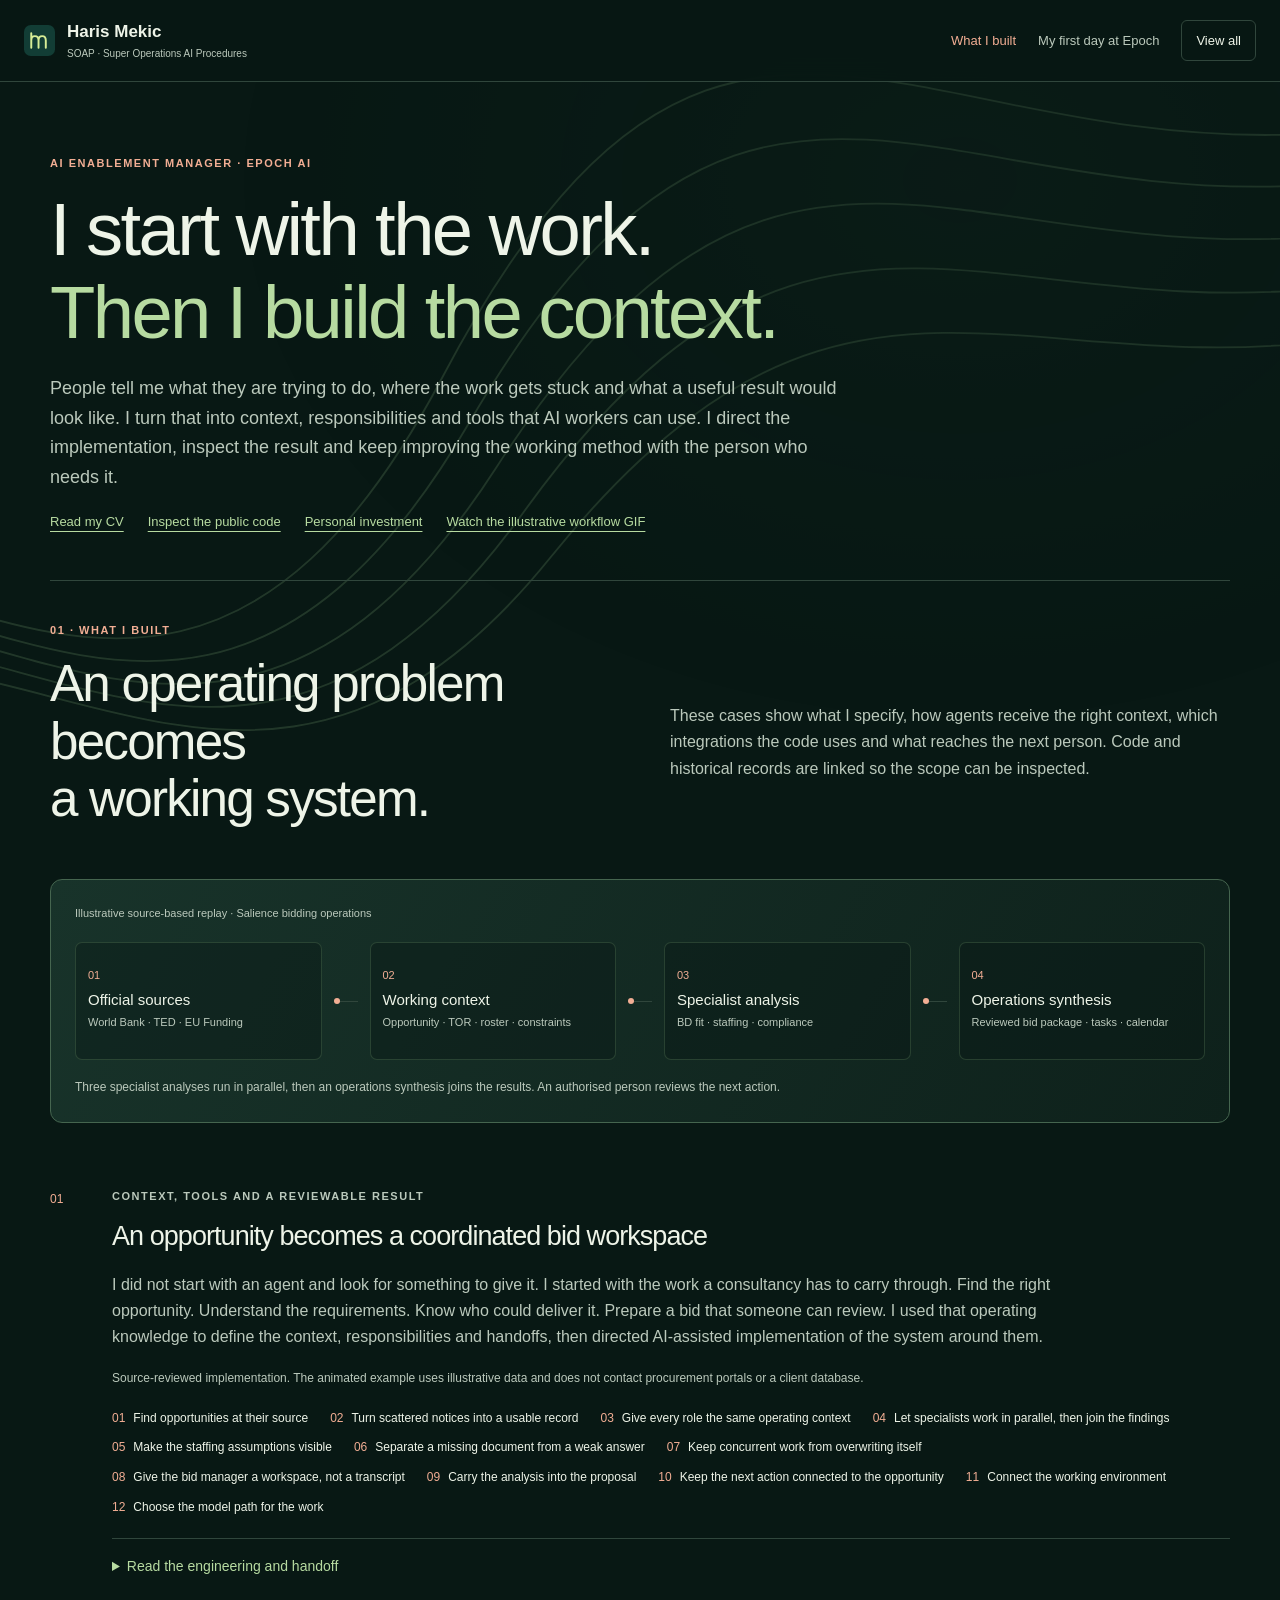
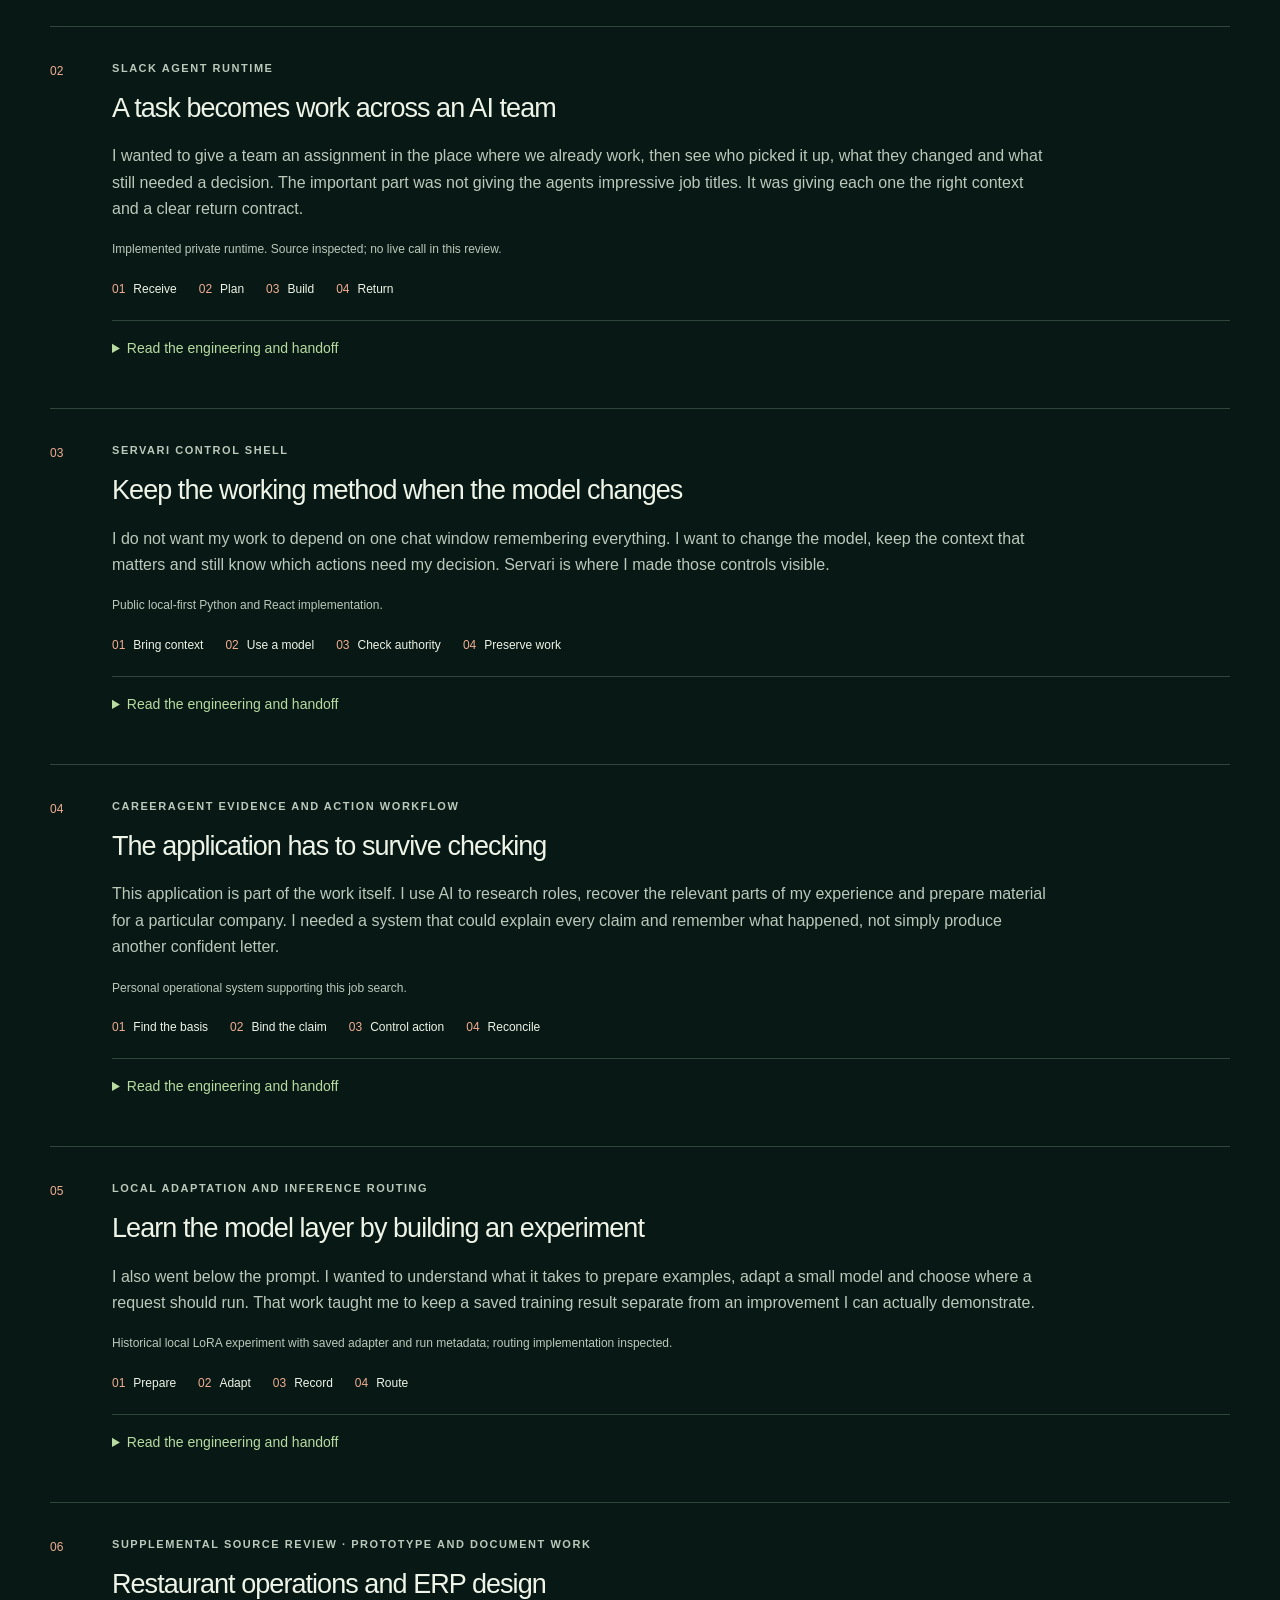
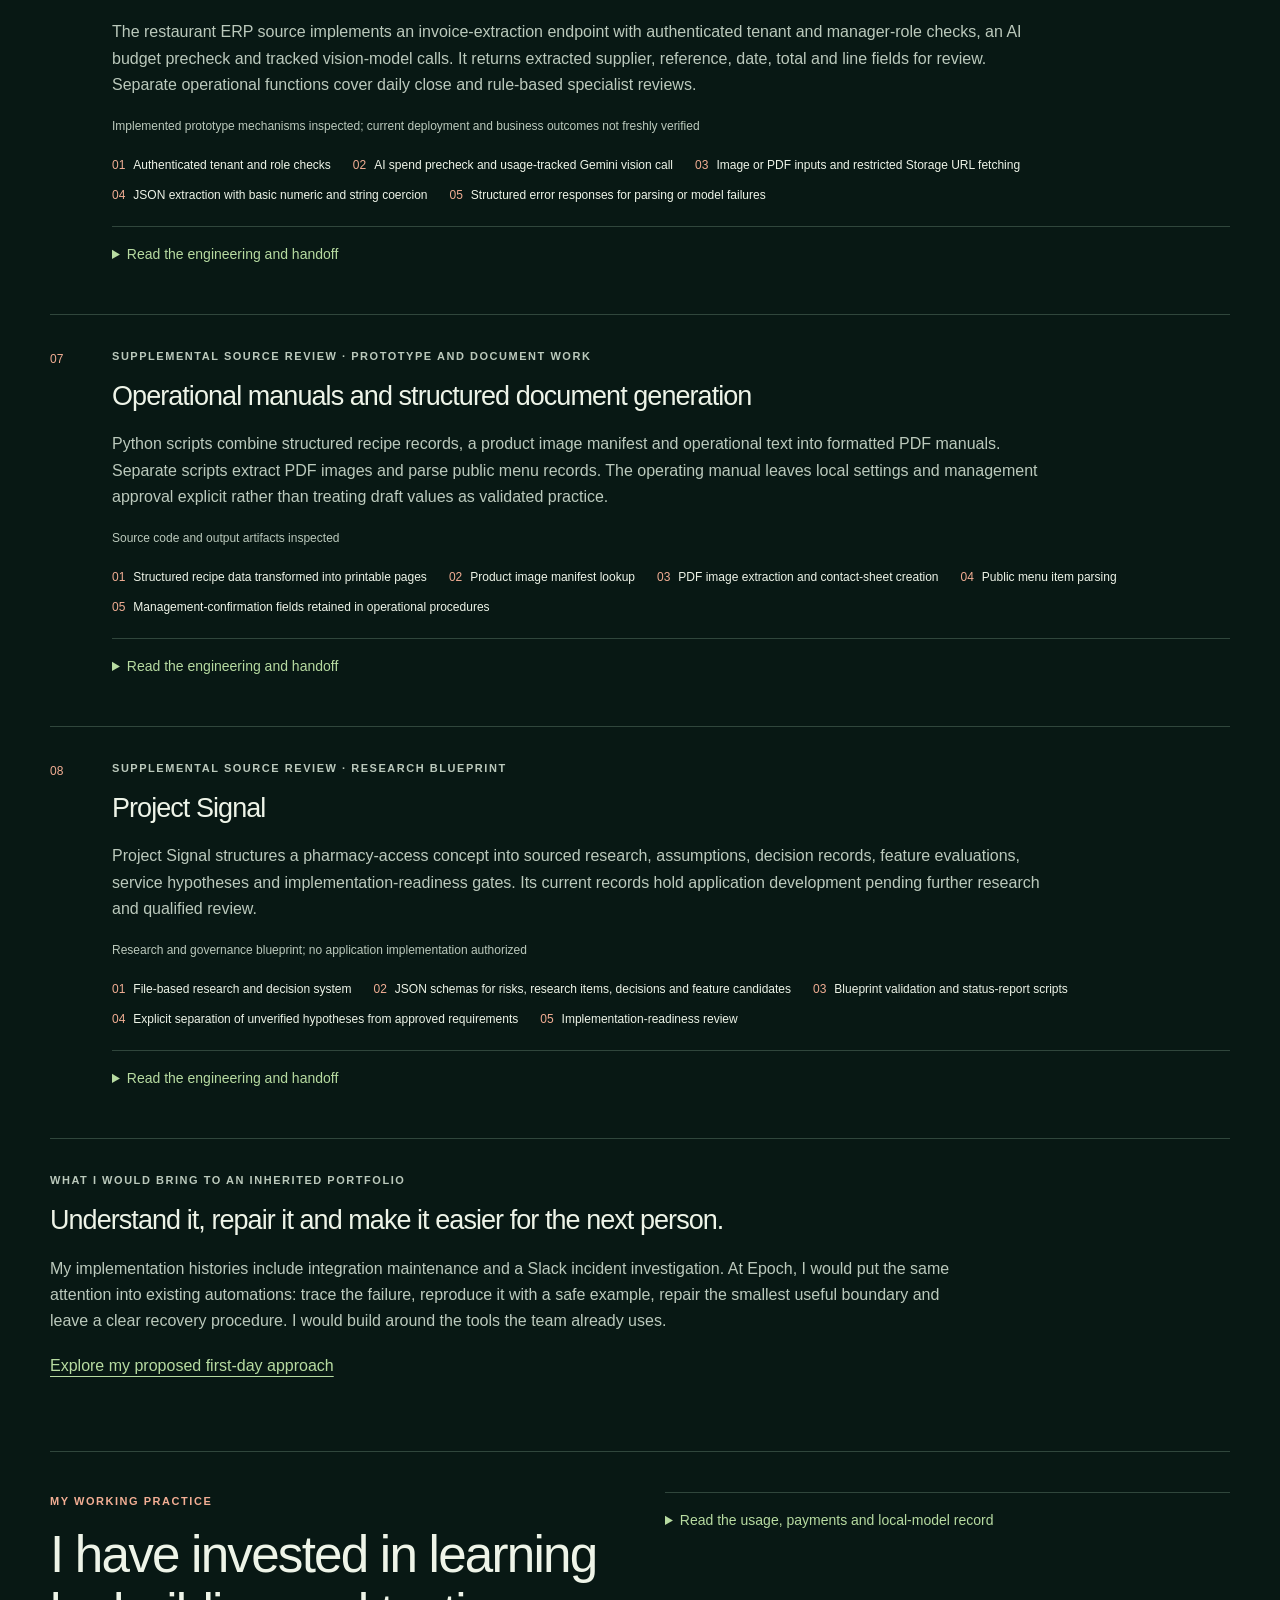
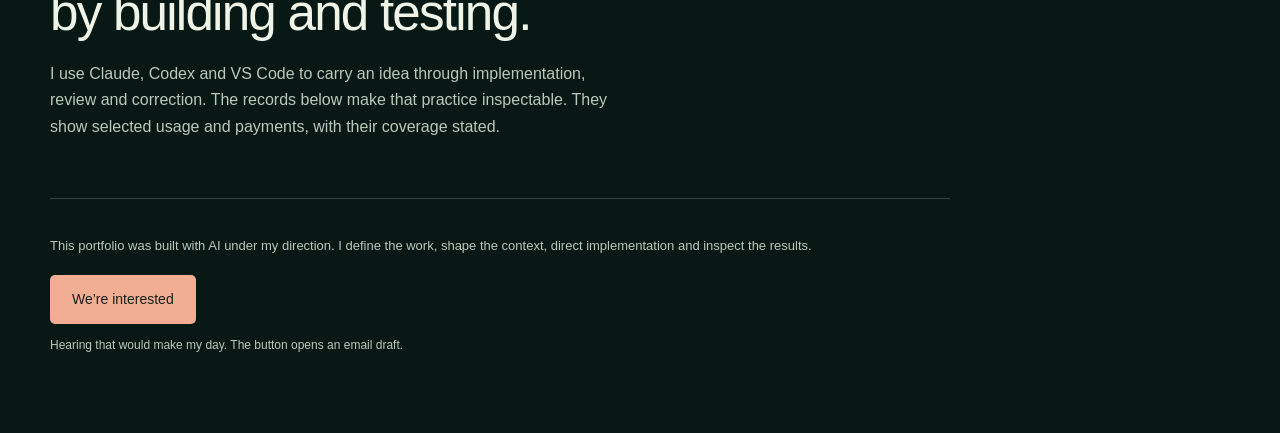
<file: website/index.html>
<!doctype html><html lang="en"><head><meta charset="utf-8"><meta name="viewport" content="width=device-width,initial-scale=1"><meta name="description" content="Haris Mekic's AI enablement portfolio. Source-reviewed context engineering, agent workflows, personal investment and a proposed approach to maintaining Epoch AI's automation portfolio."><title>Haris Mekic | AI enablement for Epoch AI</title><link rel="icon" href="mark.svg"><link rel="stylesheet" href="style.css"><script src="app.js" defer></script></head><body><div class="ambient" aria-hidden="true"></div><a class="skip" href="#main">Skip to content</a><header class="topbar"><a class="identity" href="#built"><img src="mark.svg" width="31" height="31" alt=""><span><strong>Haris Mekic</strong><small>SOAP · Super Operations AI Procedures</small></span></a><nav aria-label="Portfolio sections"><a href="#built" data-section="built">What I built</a><a href="#day1" data-section="day1">My first day at Epoch</a><button id="view-all" type="button">View all</button></nav></header><main id="main"><div class="hero"><p class="eyebrow">AI Enablement Manager · Epoch AI</p><h1>I start with the work.<br><em>Then I build the context.</em></h1><p class="lead">People tell me what they are trying to do, where the work gets stuck and what a useful result would look like. I turn that into context, responsibilities and tools that AI workers can use. I direct the implementation, inspect the result and keep improving the working method with the person who needs it.</p><div class="hero-links"><a href="https://haris-mekic-epoch-ai.pages.dev/Haris_Mekic_Epoch_AI_Enablement_CV.pdf">Read my CV</a><a href="https://github.com/Haris88m/ai-enablement-workbench">Inspect the public code</a><a href="#investment">Personal investment</a><a href="https://gcdn.picsart.com/media-engine/b8a56212-9b8e-474d-a67f-ff82926e860e.gif">Watch the illustrative workflow GIF</a></div></div><noscript><p class="notice">Both sections and every case are available below. The calculators and simulation need JavaScript; their default examples remain readable.</p></noscript><section id="built" class="section-panel" aria-labelledby="built-title"><div class="section-heading"><p class="eyebrow">01 · What I built</p><h2 id="built-title">An operating problem becomes<br>a working system.</h2><p>These cases show what I specify, how agents receive the right context, which integrations the code uses and what reaches the next person. Code and historical records are linked so the scope can be inspected.</p></div><div class="architecture" aria-label="Salience workflow illustration"><div class="architecture-label">Illustrative source-based replay · Salience bidding operations</div><div class="pipeline"><div><span>01</span><strong>Official sources</strong><small>World Bank · TED · EU Funding</small></div><i aria-hidden="true"></i><div><span>02</span><strong>Working context</strong><small>Opportunity · TOR · roster · constraints</small></div><i aria-hidden="true"></i><div><span>03</span><strong>Specialist analysis</strong><small>BD fit · staffing · compliance</small></div><i aria-hidden="true"></i><div><span>04</span><strong>Operations synthesis</strong><small>Reviewed bid package · tasks · calendar</small></div></div><p>Three specialist analyses run in parallel, then an operations synthesis joins the results. An authorised person reviews the next action.</p></div><div class="cases"><article class="case" id="case-salience"><div class="case-number">01</div><div><p class="eyebrow">Context, tools and a reviewable result</p><h3>An opportunity becomes a coordinated bid workspace</h3><p>I did not start with an agent and look for something to give it. I started with the work a consultancy has to carry through. Find the right opportunity. Understand the requirements. Know who could deliver it. Prepare a bid that someone can review. I used that operating knowledge to define the context, responsibilities and handoffs, then directed AI-assisted implementation of the system around them.</p><p class="status">Source-reviewed implementation. The animated example uses illustrative data and does not contact procurement portals or a client database.</p><div class="process-strip" aria-label="Workflow"><span><b>01</b>Find opportunities at their source</span><span><b>02</b>Turn scattered notices into a usable record</span><span><b>03</b>Give every role the same operating context</span><span><b>04</b>Let specialists work in parallel, then join the findings</span><span><b>05</b>Make the staffing assumptions visible</span><span><b>06</b>Separate a missing document from a weak answer</span><span><b>07</b>Keep concurrent work from overwriting itself</span><span><b>08</b>Give the bid manager a workspace, not a transcript</span><span><b>09</b>Carry the analysis into the proposal</span><span><b>10</b>Keep the next action connected to the opportunity</span><span><b>11</b>Connect the working environment</span><span><b>12</b>Choose the model path for the work</span></div><details><summary>Read the engineering and handoff</summary><div class="case-detail"><h4>Find opportunities at their source</h4><p>Implemented adapters call the World Bank procurement feed and project-document API, EU TED v3 notice search and the EU Funding and Tenders search service. Other adapters parse feeds or source pages. These are different ingestion methods, not one generic web-search prompt. HTTP adapters, paginated retrieval, provider response mapping, retry handling, normalized RawTender records</p><h4>Turn scattered notices into a usable record</h4><p>The pipeline filters relevance, normalizes fields, checks a SHA-256 fingerprint of normalized title, buyer and deadline, and separates new notices from duplicates. Existing matches can contribute enrichment instead of creating another opportunity. Extract-transform-load pipeline, cross-source deduplication, batch database lookup, provenance-bearing fields</p><h4>Give every role the same operating context</h4><p>A run assembles the opportunity, source document or terms of reference, previous document analysis, organizational truth snapshot and an evidence-quality summary. External expert candidates remain advisory rather than silently becoming internal roster members. The three specialist roles receive this shared context before generating their own outputs. Shared typed context, organization-scoped retrieval, document provenance, confidence degradation, role-specific system instructions</p><h4>Let specialists work in parallel, then join the findings</h4><p>Business development evaluates fit and positioning. Bid coordination examines expert roles, availability, CV actions and budget basis. The requirements specialist structures compliance and evaluation criteria. An operations lead receives their available results for the final synthesis. One rejected specialist call does not erase the other findings. Fan-out and fan-in orchestration, Promise.allSettled, partial-result envelopes, sequential synthesis</p><h4>Make the staffing assumptions visible</h4><p>The bid output includes proposed roles, recommended and backup experts, skill and geography overlap, language match, availability, staffing gaps, mobilization estimate, CV actions and a budget range with its basis. The implementation removes invented roster IDs from the top-level expert matches. If the roster is empty, it returns a partial result with no fabricated budget. Database-grounded expert matching, reference integrity check, uncertainty handling, staffing and cost assumptions</p><h4>Separate a missing document from a weak answer</h4><p>Context quality distinguishes full, partial, metadata-only and blocked source documents. It also considers relationship evidence, expert availability, outcome history and funder familiarity. Unknown availability is treated as a staffing risk rather than proof that an expert can join. Evidence-quality model, source completeness, contextual confidence and graceful degradation</p><h4>Keep concurrent work from overwriting itself</h4><p>Specialist results are merged into the opportunity record through a PostgreSQL RPC using an atomic JSONB update. The read model reconstructs complete or partial runs. This gives subsequent steps a stored handoff rather than requiring the team to recreate the context in another chat. Atomic persistence, JSONB merge, run metadata, recoverable read model</p><h4>Give the bid manager a workspace, not a transcript</h4><p>With an authorized Google connection and a configured parent folder, the workflow creates a project workspace with seven areas for source documents, business intelligence, team composition, compliance, technical approach, financial work and proposal assembly. Agent reports can be uploaded into the matching areas. If the integration is unavailable, the analysis does not depend on a successful Drive upload. OAuth-authorized Google Drive SDK integration, structured artifact lifecycle, parallel uploads, nonfatal external-service failure</p><h4>Carry the analysis into the proposal</h4><p>The proposal assembler combines opportunity information, bid sections, expert assignments, formatted CVs, partner information, section ordering and a table of contents. A separate assembly path uses available specialist findings for methodology, work plan, positioning and financial proposal content. It prepares a reviewable document structure rather than making the final bid decision. Deterministic document assembly, template configuration, specialist-result composition, PDF and document export preparation</p><h4>Keep the next action connected to the opportunity</h4><p>Execution logic derives tasks from missing source packages, missing workspace context, missing specialist analysis and approaching deadlines. It checks for an existing open task before creating another one. Deadline synchronization creates or updates the opportunity&#39;s calendar events while preserving manually created events. Readiness-gap rules, application-level idempotency, lifecycle states, deadline synchronization</p><h4>Connect the working environment</h4><p>Google API services cover Drive, Gmail, Slides and Calendar. The Calendar service includes both pull and push paths. The governed assistant separately loads live database state, memories and workshop context before streaming a response. Its tool-command endpoint applies role and confirmation policies; this is not the same path as the structured specialist team. Direct SDK integrations, contextual chat, server-sent events, role-aware command execution and confirmation</p><h4>Choose the model path for the work</h4><p>The structured application services use Gemini 2.5 Flash with task-specific output budgets and JSON response mode. Grounded web research is a separate text pass before JSON analysis. Transient failures use bounded exponential backoff with jitter. The assistant provider is a separate Anthropic streaming integration that reports usage counters. Model-specific execution, output contracts, search grounding, retry budgets, usage metadata</p><h4>How I build the context</h4><p>I connect official-source retrieval, the consultancy’s working context, specialist analysis and the bid manager’s next decision. The three specialists run in parallel before operations synthesis. Task and calendar routines support the handoff.</p><h4>What the next person receives</h4><ul><li>Opportunity-fit findings and source requirements</li><li>Expert-role suggestions, availability gaps and CV actions</li><li>Compliance gaps for a person to review</li><li>Operations synthesis and proposal-section structure</li><li>Optional configured Drive workspace, readiness tasks and deadline/calendar handoff</li></ul><p>Implemented mechanisms were inspected in source. This page illustrates them with safe example records; commercial adoption and a current live client service are not established.</p><p class="source">Source component references S01, S02, S03, S05, S07, S09, S10, S12, S13, S14. <a href="source-index.json">Inspect the index</a>.</p></div></details></div></article><article class="case" id="case-slack-workforce"><div class="case-number">02</div><div><p class="eyebrow">Slack agent runtime</p><h3>A task becomes work across an AI team</h3><p>I wanted to give a team an assignment in the place where we already work, then see who picked it up, what they changed and what still needed a decision. The important part was not giving the agents impressive job titles. It was giving each one the right context and a clear return contract.</p><p class="status">Implemented private runtime. Source inspected; no live call in this review.</p><div class="process-strip" aria-label="Workflow"><span><b>01</b>Receive</span><span><b>02</b>Plan</span><span><b>03</b>Build</span><span><b>04</b>Return</span></div><details><summary>Read the engineering and handoff</summary><div class="case-detail"><h4>Receive</h4><p>A Slack task enters a dedicated work path. The listener returns while delegation runs in a background thread.</p><h4>Plan</h4><p>A coordinating model returns JSON with a staffing rationale and independent subtasks. The parser accepts only known engineering-role keys and caps the list at four by default.</p><h4>Build</h4><p>Workers run sequentially from their own role homes with project instructions and memory. The parent task is context; the assigned subtask is the work scope. Tools are enabled on this build path.</p><h4>Return</h4><p>Each role reports files touched, verification and remaining work in the same Slack thread. A final synthesis combines those reports. If synthesis fails, a mechanical summary preserves the recorded statuses.</p><h4>How I build the context</h4><p>The build prompt separates the parent task from the worker&#39;s specific assignment, adds a role specialty and requires a status-tagged handoff. The coordinator receives bounded excerpts of each worker&#39;s reply for synthesis. These are runtime context contracts, not changes to model weights.</p><h4>Implementation mechanisms</h4><ul><li>JSON task decomposition</li><li>Allow-listed role routing</li><li>Per-role working directories</li><li>Subprocess timeouts</li><li>Threaded Slack delivery</li><li>Status-tagged handoffs</li><li>Mechanical fallback synthesis</li><li>Provider-selectable sealed chat</li></ul><h4>What the next person receives</h4><ul><li>Task staffing rationale</li><li>Role-specific implementation reports</li><li>Files and verification notes</li><li>Blocked-work status</li><li>Thread-level closing summary</li></ul><h4>Operational boundaries</h4><ul><li>Four subtasks and one active delegation are default configuration limits, not performance statistics.</li><li>The leaf flag and denied Task tool block nested delegation. Tool restrictions protect secret locations and the runtime&#39;s own control files.</li><li>The 2,700-second total budget is checked before each worker. It is not a hard wall-clock deadline across every call.</li><li>A separate sealed chat path replaces inherited settings and exposes no tools through the SDK. Do not describe this restriction as applying to the build workers.</li><li>CLI, SDK, OpenAI-compatible and Gemini adapters are selectable. Selected-role canaries and CLI rollback support bounded engine changes.</li></ul><p>The workers execute sequentially. Their completion statuses and verification notes are reported separately, so a returned orchestration is not treated as successful completion of every assignment.</p><p class="source">Source component references SYS3-SLACK-DELEGATE, SYS3-SLACK-BRIDGE, SYS3-SLACK-SDK, EPOCH2-HIS-JUNE. <a href="source-index.json">Inspect the index</a>.</p></div></details></div></article><article class="case" id="case-servari-control"><div class="case-number">03</div><div><p class="eyebrow">Servari control shell</p><h3>Keep the working method when the model changes</h3><p>I do not want my work to depend on one chat window remembering everything. I want to change the model, keep the context that matters and still know which actions need my decision. Servari is where I made those controls visible.</p><p class="status">Public local-first Python and React implementation.</p><div class="process-strip" aria-label="Workflow"><span><b>01</b>Bring context</span><span><b>02</b>Use a model</span><span><b>03</b>Check authority</span><span><b>04</b>Preserve work</span></div><details><summary>Read the engineering and handoff</summary><div class="case-detail"><h4>Bring context</h4><p>The chat adapter maps the last twenty channel turns to user/assistant messages and prepends a configurable system instruction.</p><h4>Use a model</h4><p>A standard-library Python HTTP request calls an OpenAI-compatible chat-completions endpoint. Output defaults to a 2,048-token cap. Missing configuration returns a no-model state.</p><h4>Check authority</h4><p>A separate deterministic policy evaluates an integer risk score from four through twenty and the agent&#39;s autonomy level. High-risk and malformed scores queue for review.</p><h4>Preserve work</h4><p>Context checks look for active work, a current work entry, risk records, pending decisions and a session record. The retention module snapshots enrolled files and can keep or restore a change after a metric comparison.</p><h4>How I build the context</h4><p>Admission rules, eviction priorities, survival pins and a recovery contract make context an explicit operational concern. Context pressure is estimated from transcript size and work-log distance; it is not direct provider context-window telemetry.</p><h4>Implementation mechanisms</h4><ul><li>Python standard-library HTTP server</li><li>React and TypeScript interface</li><li>Provider-agnostic message adapter</li><li>L0–L5 action policy</li><li>Durable file-backed state</li><li>Context survival checks</li><li>Hash-verified snapshot restoration</li></ul><h4>What the next person receives</h4><ul><li>Model reply or explicit unavailable state</li><li>Act, report or queue policy decision</li><li>Missing-context report</li><li>Checkpoint record</li><li>Keep-or-revert decision for enrolled files</li></ul><h4>Operational boundaries</h4><ul><li>No configured model means no fabricated response.</li><li>Risk policy returns a decision; it does not itself execute arbitrary actions.</li><li>Retention restores enrolled files, not an entire machine or untracked external state.</li></ul><p>Provider chat, context policy, action policy and retention are separate modules. The public implementation makes those boundaries inspectable.</p><p class="source">Source component references SYS3-SERVARI-CHAT, SYS3-SERVARI-POLICY, SYS3-SERVARI-CONTEXT, SYS3-SERVARI-RETENTION. <a href="source-index.json">Inspect the index</a>.</p></div></details></div></article><article class="case" id="case-career-evidence"><div class="case-number">04</div><div><p class="eyebrow">CareerAgent evidence and action workflow</p><h3>The application has to survive checking</h3><p>This application is part of the work itself. I use AI to research roles, recover the relevant parts of my experience and prepare material for a particular company. I needed a system that could explain every claim and remember what happened, not simply produce another confident letter.</p><p class="status">Personal operational system supporting this job search.</p><div class="process-strip" aria-label="Workflow"><span><b>01</b>Find the basis</span><span><b>02</b>Bind the claim</span><span><b>03</b>Control action</span><span><b>04</b>Reconcile</span></div><details><summary>Read the engineering and handoff</summary><div class="case-detail"><h4>Find the basis</h4><p>Python queries successful source-index records in SQLite, performs all-term lexical matching and returns bounded, privacy-minimized excerpts with source identifiers.</p><h4>Bind the claim</h4><p>The preparation workflow links exact wording to claim and evidence identifiers and associates it with a reviewed artifact. Hashes distinguish the reviewed file from later edits.</p><h4>Control action</h4><p>A central coordinator checks the current package, approval route and a global lease. Duplicate, active and unknown-outcome attempts stop a fresh action.</p><h4>Reconcile</h4><p>Receipt-backed status is distinct from an agent&#39;s completion message. Interrupted attempts without a trusted terminal state become UNKNOWN and require reconciliation.</p><h4>How I build the context</h4><p>The working context separates a source, a supported claim, owner confirmation, a generated artifact and an external outcome. Handoffs preserve identifiers and file identity so a new agent can continue without inventing the missing history.</p><h4>Implementation mechanisms</h4><ul><li>SQLite source and application state</li><li>Lexical evidence retrieval</li><li>Privacy-minimized excerpts</li><li>Claim-level provenance</li><li>SHA-256 artifact binding</li><li>Global action lease</li><li>Idempotency and duplicate checks</li><li>Unknown-outcome recovery</li></ul><h4>What the next person receives</h4><ul><li>Role-specific evidence shortlist</li><li>Traceable technical answers</li><li>Reviewed CV derivative</li><li>Outstanding-decision record</li><li>Receipt or explicit unresolved outcome</li></ul><h4>Operational boundaries</h4><ul><li>Retrieval is lexical, not a vector database or semantic embedding search.</li><li>A prepared document and a submitted application are different states.</li><li>The Epoch application is not described as submitted.</li></ul><p>CareerAgent supports my own career work. Factual decisions, reviewed documents and confirmed external outcomes remain explicit records.</p><p class="source">Source component references SYS3-CAREER-RETRIEVAL, SYS3-CAREER-COORDINATOR, EPOCH2-DEV-01, EPOCH2-DEV-09. <a href="source-index.json">Inspect the index</a>.</p></div></details></div></article><article class="case" id="case-local-model-lab"><div class="case-number">05</div><div><p class="eyebrow">Local adaptation and inference routing</p><h3>Learn the model layer by building an experiment</h3><p>I also went below the prompt. I wanted to understand what it takes to prepare examples, adapt a small model and choose where a request should run. That work taught me to keep a saved training result separate from an improvement I can actually demonstrate.</p><p class="status">Historical local LoRA experiment with saved adapter and run metadata; routing implementation inspected.</p><div class="process-strip" aria-label="Workflow"><span><b>01</b>Prepare</span><span><b>02</b>Adapt</span><span><b>03</b>Record</span><span><b>04</b>Route</span></div><details><summary>Read the engineering and handoff</summary><div class="case-detail"><h4>Prepare</h4><p>JSONL prompt/completion pairs become instruction-formatted examples, tokenized to a maximum sequence length of 512.</p><h4>Adapt</h4><p>A pretrained causal language model receives PEFT LoRA adapters. The saved Qwen2.5-1.5B-Instruct run uses rank sixteen and four named target modules.</p><h4>Record</h4><p>The run saves adapter configuration, weights and training metadata. The inspected summary records 2,721 pairs, two epochs and 8,257,536 trainable parameters.</p><h4>Route</h4><p>A separate inference-tier selector considers sensitivity, local availability and healthy registry nodes, then produces a tier and reasoning. The documented budget is a routing signal, not a universally enforced spend cap.</p><h4>How I build the context</h4><p>The training path changes a small pretrained model through adapters. That is technically different from the role prompts, memory files and SOP context used by the other systems. Keeping the distinction explicit makes the portfolio more credible.</p><h4>Implementation mechanisms</h4><ul><li>Python JSONL preparation</li><li>Transformers tokenization</li><li>PyTorch causal language model</li><li>PEFT LoRA</li><li>Gradient accumulation</li><li>Gradient checkpointing</li><li>Saved run metadata</li><li>Deterministic inference-tier selection</li></ul><h4>What the next person receives</h4><ul><li>Saved low-rank adapter</li><li>Reproducible configuration</li><li>Training log</li><li>Tier selection and explanation</li></ul><h4>Operational boundaries</h4><ul><li>A training loss does not establish held-out task improvement.</li><li>The selected run is not the full history of model work.</li><li>Local execution has hardware and energy costs even where a provider call has no fee.</li><li>The selector does not independently guarantee the requested latency or budget.</li></ul><p>The saved configuration and training artifacts document a local adaptation experiment. Held-out task-quality evaluation remains a next step.</p><p class="source">Source component references SYS3-LORA-DRIVER, SYS3-LORA-RUN, SYS3-LORA-CONFIG, SYS3-INFERENCE-ROUTER. <a href="source-index.json">Inspect the index</a>.</p></div></details></div></article><article class="case" id="case-SMASH-DOC-ARCH-01"><div class="case-number">06</div><div><p class="eyebrow">Supplemental source review · Prototype and document work</p><h3>Restaurant operations and ERP design</h3><p>The restaurant ERP source implements an invoice-extraction endpoint with authenticated tenant and manager-role checks, an AI budget precheck and tracked vision-model calls. It returns extracted supplier, reference, date, total and line fields for review. Separate operational functions cover daily close and rule-based specialist reviews.</p><p class="status">Implemented prototype mechanisms inspected; current deployment and business outcomes not freshly verified</p><div class="process-strip" aria-label="Workflow"><span><b>01</b>Authenticated tenant and role checks</span><span><b>02</b>AI spend precheck and usage-tracked Gemini vision call</span><span><b>03</b>Image or PDF inputs and restricted Storage URL fetching</span><span><b>04</b>JSON extraction with basic numeric and string coercion</span><span><b>05</b>Structured error responses for parsing or model failures</span></div><details><summary>Read the engineering and handoff</summary><div class="case-detail"><h4>Authenticated tenant and role checks</h4><p>Authenticated tenant and role checks</p><h4>AI spend precheck and usage-tracked Gemini vision call</h4><p>AI spend precheck and usage-tracked Gemini vision call</p><h4>Image or PDF inputs and restricted Storage URL fetching</h4><p>Image or PDF inputs and restricted Storage URL fetching</p><h4>JSON extraction with basic numeric and string coercion</h4><p>JSON extraction with basic numeric and string coercion</p><h4>Structured error responses for parsing or model failures</h4><p>Structured error responses for parsing or model failures</p><p>The repository is associated with Haris88m. Source inspection establishes the extraction mechanism and its access controls; current service reliability and business benefit require a separate operational evaluation.</p><p class="source">Source component references SMASH-SRC-07, SMASH-SRC-09. <a href="source-index.json">Inspect the index</a>.</p></div></details></div></article><article class="case" id="case-SMASH-DOC-PUB-02"><div class="case-number">07</div><div><p class="eyebrow">Supplemental source review · Prototype and document work</p><h3>Operational manuals and structured document generation</h3><p>Python scripts combine structured recipe records, a product image manifest and operational text into formatted PDF manuals. Separate scripts extract PDF images and parse public menu records. The operating manual leaves local settings and management approval explicit rather than treating draft values as validated practice.</p><p class="status">Source code and output artifacts inspected</p><div class="process-strip" aria-label="Workflow"><span><b>01</b>Structured recipe data transformed into printable pages</span><span><b>02</b>Product image manifest lookup</span><span><b>03</b>PDF image extraction and contact-sheet creation</span><span><b>04</b>Public menu item parsing</span><span><b>05</b>Management-confirmation fields retained in operational procedures</span></div><details><summary>Read the engineering and handoff</summary><div class="case-detail"><h4>Structured recipe data transformed into printable pages</h4><p>Structured recipe data transformed into printable pages</p><h4>Product image manifest lookup</h4><p>Product image manifest lookup</p><h4>PDF image extraction and contact-sheet creation</h4><p>PDF image extraction and contact-sheet creation</p><h4>Public menu item parsing</h4><p>Public menu item parsing</p><h4>Management-confirmation fields retained in operational procedures</h4><p>Management-confirmation fields retained in operational procedures</p><p>This case documents the generation mechanism and existing artifacts. Personal authorship and live business use of the manuals have not been established.</p><p class="source">Source component references SMASH-SRC-02, SMASH-SRC-03, SMASH-SRC-04, SMASH-SRC-05. <a href="source-index.json">Inspect the index</a>.</p></div></details></div></article><article class="case" id="case-SIGNAL-GAP-01"><div class="case-number">08</div><div><p class="eyebrow">Supplemental source review · Research blueprint</p><h3>Project Signal</h3><p>Project Signal structures a pharmacy-access concept into sourced research, assumptions, decision records, feature evaluations, service hypotheses and implementation-readiness gates. Its current records hold application development pending further research and qualified review.</p><p class="status">Research and governance blueprint; no application implementation authorized</p><div class="process-strip" aria-label="Workflow"><span><b>01</b>File-based research and decision system</span><span><b>02</b>JSON schemas for risks, research items, decisions and feature candidates</span><span><b>03</b>Blueprint validation and status-report scripts</span><span><b>04</b>Explicit separation of unverified hypotheses from approved requirements</span><span><b>05</b>Implementation-readiness review</span></div><details><summary>Read the engineering and handoff</summary><div class="case-detail"><h4>File-based research and decision system</h4><p>File-based research and decision system</p><h4>JSON schemas for risks, research items, decisions and feature candidates</h4><p>JSON schemas for risks, research items, decisions and feature candidates</p><h4>Blueprint validation and status-report scripts</h4><p>Blueprint validation and status-report scripts</p><h4>Explicit separation of unverified hypotheses from approved requirements</h4><p>Explicit separation of unverified hypotheses from approved requirements</p><h4>Implementation-readiness review</h4><p>Implementation-readiness review</p><p>The current result is a research and requirements blueprint with explicit decisions before implementation.</p><p class="source">Source component references SIGNAL-SRC-01, SIGNAL-SRC-02. <a href="source-index.json">Inspect the index</a>.</p></div></details></div></article></div><div class="maintainer"><p class="eyebrow">What I would bring to an inherited portfolio</p><h3>Understand it, repair it and make it easier for the next person.</h3><p>My implementation histories include integration maintenance and a Slack incident investigation. At Epoch, I would put the same attention into existing automations: trace the failure, reproduce it with a safe example, repair the smallest useful boundary and leave a clear recovery procedure. I would build around the tools the team already uses.</p><a href="#day1" data-section="day1">Explore my proposed first-day approach</a></div></section><section id="day1" class="section-panel" aria-labelledby="day1-title"><div class="section-heading"><p class="eyebrow">02 · My first day at Epoch</p><h2 id="day1-title">Learn what people depend on.<br>Make the next decision useful.</h2><p>Proposed approach. I would agree the priorities, permissions and success criteria with Epoch’s current owners and users.</p></div><details class="first-day" open><summary>My first day: understand what already earns its place</summary><p>I would start with the person currently responsible for enablement, the COO and a few colleagues who use the automations. Epoch already has several dozen workflows and substantial Claude Slack integration work. Before proposing anything new, I would want to understand what people rely on, what breaks, which fixes are waiting and what the current owner knows that is not written down.</p><p>I would follow one important workflow from the Slack request or other trigger to the result someone actually uses. That means seeing the prompt or skill, data sources, integration permissions, model call, output, review step and failure path. I would ask the user to show me a recent successful example and an awkward one. If the output needs twenty minutes of correction, that is part of the workflow, not an invisible cost.</p><p>Alongside that, I would establish a small working inventory: owner, purpose, users, dependencies, account/access owner, current cost source, health check and safe fallback. I would not collect secret values in the dashboard. An urgent reliability or access problem would take priority over a new feature.</p><p>For new opportunities I would ask who needs the result, how often, what they do now and how we would know the change helped. I would compare expected benefit with build effort, review effort, risk, recurring tool spend and maintenance. A useful script or clearer process might win over an LLM workflow. My first pilot would have a task owner, representative examples, a baseline and a stop condition.</p><p>I would end the day with a shared picture of the existing estate, the immediate reliability questions and a short ranked list of next investigations. The aim is to make a sound next decision, not announce a replacement platform on day one.</p><h4>What I would leave at the end of the day</h4><ul><li>Initial automation/service inventory</li><li>One traced workflow with normal and failure examples</li><li>Immediate incident or access risks</li><li>Short ranked investigation list with owners</li></ul></details><div class="phase-summary" aria-label="Four-stage proposed plan"><article><p class="eyebrow">Days 1–15</p><h3>Audit and stabilise</h3><p>Trace the existing portfolio with its current owners. Agree which failures need immediate repair and record a safe fallback.</p></article><article><p class="eyebrow">Days 16–30</p><h3>Choose by expected value</h3><p>Observe full-cycle effort, review burden and user demand. Rank a small pilot backlog with uncertainty and maintenance capacity visible.</p></article><article><p class="eyebrow">Days 31–60</p><h3>Deliver inside the workflow</h3><p>Improve a bounded task in the team’s existing tools, replay difficult cases and compare observed results with the baseline.</p></article><article><p class="eyebrow">Days 61–90</p><h3>Coach and hand over</h3><p>Help users repeat the task independently. Test the runbook with another authorised person and agree what to keep, improve or stop.</p></article></div><div class="tool-heading"><p class="eyebrow">Try the decision</p><h3>Does the workflow earn its upkeep?</h3><p>A planning estimate with editable assumptions. It includes time to check the result within hours saved per run. Quality, risk, recurring subscription costs and uncertainty still need a separate decision.</p></div><div class="calculator"><form id="ev-form"><div class="presets"><button type="button" data-preset="useful">A repeated extraction task</button><button type="button" data-preset="heavy">A costly dashboard</button><button type="reset">Reset</button></div><div class="slider"><div><label for="ev-runs">Runs per month</label><output id="val-runs" for="ev-runs">40 runs</output></div><input id="ev-runs" name="runs" type="range" min="4" max="200" step="1" value="40"></div><div class="slider"><div><label for="ev-saved">Full-cycle hours saved per run</label><output id="val-saved" for="ev-saved">0.75 hours</output></div><input id="ev-saved" name="saved" type="range" min="0.1" max="4" step="0.05" value="0.75"></div><div class="slider"><div><label for="ev-adopt">Share of eligible runs expected to use it</label><output id="val-adopt" for="ev-adopt">85%</output></div><input id="ev-adopt" name="adopt" type="range" min="0.2" max="1" step="0.05" value="0.85"></div><div class="slider"><div><label for="ev-build">Build and handover effort</label><output id="val-build" for="ev-build">18 hours</output></div><input id="ev-build" name="build" type="range" min="2" max="80" step="1" value="18"></div><div class="slider"><div><label for="ev-maint">Maintenance per month</label><output id="val-maint" for="ev-maint">1.5 hours</output></div><input id="ev-maint" name="maint" type="range" min="0.5" max="12" step="0.5" value="1.5"></div></form><div class="ev-result"><p class="eyebrow">Estimated first-year net time benefit</p><output id="ev-net" aria-live="polite">+270.0 hours</output><p id="ev-verdict">A useful candidate for a bounded pilot. Check these assumptions with the task owner.</p><p class="formula">40 × 12 × 0.75 × 0.85 − 18 − 12 × 1.5 = 270 hours</p><p class="fine">Illustrative decision bands of 25 and 120 hours are examples, not empirical thresholds or Epoch policy. Positive time estimates do not establish business ROI.</p></div></div><div class="tool-heading"><p class="eyebrow">Try the handoff</p><h3>Keep the researcher in their working environment.</h3><p>Fictional Slack-style simulation of a proposed research-support workflow. These are invented records, not an Epoch channel, integration or dataset.</p></div><div class="slack-demo" aria-label="Fictional Slack workflow simulation"><div class="slack-head"><span class="avatar">R</span><div><strong>Researcher</strong><small>Illustrative request</small></div></div><p>Extract the accelerator count and power figures from this example document. Compare them with the reference sheet and show me conflicts before proposing an update.</p><div class="simulation-step" data-sim-step="0"><span class="step-label">Step 1 · Context and permissions</span><p>The workflow has an approved example document, an example reference row and read-only access. The requested output is a draft comparison with source locations.</p></div><div class="simulation-step" data-sim-step="1"><span class="step-label">Step 2 · Structured draft</span><dl><div><dt>Accelerators</dt><dd>Example document · page 4 · table 2 · 32,000 B200</dd></div><div><dt>Power figure</dt><dd>120 MW on page 4; 145 MW interconnect figure on page 11</dd></div></dl><p>The figures may describe different things. Their source locations travel with the draft; no probability or calibrated confidence score is claimed.</p></div><div class="simulation-step" data-sim-step="2"><span class="step-label">Step 3 · Human decision</span><p>A reviewer checks the scope of both power figures, resolves the ambiguity and decides which field, if any, should change. A model-generated draft alone does not release an update.</p></div><div class="simulation-step" data-sim-step="3"><span class="step-label">Step 4 · Recorded handoff</span><p>The proposed record would retain the source, correction, reviewer decision, output version and recovery link. This simulation ends with a draft handoff and makes no external write.</p></div><div class="sim-controls"><button id="sim-prev" type="button">Previous step</button><output id="sim-position" aria-live="polite">1 of 4</output><button id="sim-next" type="button">Next step</button><button id="sim-reset" type="button">Restart</button></div></div><div class="tool-heading"><p class="eyebrow">Proposed first 90 days</p><h3>Stabilise, improve and hand over.</h3></div><div class="plan"><article class="plan-period"><p class="eyebrow">Days 1-30</p><h3>Inherit, stabilise and establish a usable baseline</h3><p>I would first earn confidence in the existing systems. I would pair with the current owner, watch colleagues use the workflows and review recent incidents before deciding what to change. I would keep the inherited dashboard useful rather than build a competing register. Each workflow would have a named business owner, technical owner, purpose, users, dependencies, health signal and fallback. I would agree with the COO which services are critical and how issues should be escalated.</p><details><summary>Workstreams, outputs and decision gate</summary><h4>production</h4><p>Trace critical workflows end to end, check schedules/triggers, model/provider changes, schema drift, integration failures and manual fallback. Fix urgent defects with a rollback path and a representative regression check. Confirm what should happen after a timeout, duplicate trigger or partial completion before enabling an automatic retry.</p><h4>claude slack</h4><p>Review Claude Tag app ownership, approved scopes, channel use, connected services, skill/prompt locations and support workflow with the existing administrator. Observe how staff invoke it and where they get stuck. Keep working integrations in place; propose changes through the existing approval process.</p><h4>access handover</h4><p>Record organisation-owned accounts, responsible administrators, service-account dependencies and recovery responsibility. Store references to the secure credential system, never secret values in runbooks. Ask another authorised person to follow one recovery procedure to reveal undocumented knowledge.</p><h4>spend</h4><p>Reconcile subscription/licence records and provider usage with the finance/operations owner. Separate fixed subscriptions from variable calls and cached-input semantics. Identify unused dependencies and duplicate tools, then propose changes instead of cancelling services without the owner.</p><h4>staff</h4><p>Open a predictable beginner-friendly help route, meet new hires and a small mix of research, communications and operations users, and collect actual task examples. Write short guidance around what to supply, how to check the result and when to ask for help.</p><h4>priorities</h4><p>Rank candidate work using frequency, current effort, quality or capacity benefit, downstream review cost, build/maintenance effort, spend and consequence of failure. Use ranges and uncertainty notes rather than invented precision. Select a small number of pilots with named users and acceptance criteria.</p><h4>Deliverables</h4><ul><li>Reviewed existing dashboard with ownership and health gaps</li><li>Critical-workflow runbooks and tested fallback</li><li>Verified spend baseline with coverage notes</li><li>Agreed prioritisation rubric and pilot shortlist</li><li>First onboarding guide and support-channel norms</li></ul><p>The COO and task owners agree on priority and acceptable risk; there is enough baseline information to judge a pilot.</p></details></article><article class="plan-period"><p class="eyebrow">Days 31-60</p><h3>Improve a few real workflows and teach people to own the result</h3><p>I would use the first month to choose a small number of improvements with clear owners, not to accumulate an ambitious backlog. Each pilot would start with a short specification: the problem, inputs, permitted data/actions, expected artifact, exceptions and acceptance tests. I would direct coding agents in bounded tasks and review the joined workflow with the users who will depend on it.</p><details><summary>Workstreams, outputs and decision gate</summary><h4>build</h4><p>Choose the simplest appropriate implementation: process change, deterministic script, model-assisted draft or multi-step automation. Separate extraction and validation from interpretation where that makes errors easier to catch. Keep source references with research-support output and human release approval for external communications where required.</p><h4>test</h4><p>Replay representative normal cases plus missing data, stale source, malformed response, permission failure, timeouts and duplicate events. Start in read-only or draft mode where useful. Validate structure in code and factual/task quality with the relevant reviewer; one does not substitute for the other.</p><h4>measure</h4><p>Capture full-cycle effort including preparation and checking, completion/failure and correction rates, active users, provider cost and maintenance time. Record the sample size, dates and baseline method. Compare outcomes for the actual users rather than equating model calls with value.</p><h4>models</h4><p>Evaluate a new tool or model on a fixed, permission-safe set of representative tasks. Compare output quality, latency, cost, data handling and maintainability. Change routing only when the results justify it, with a rollback option and existing workflows checked for regression.</p><h4>coaching</h4><p>Run task-based one-to-one sessions: ask the colleague to bring a real example, build the context together, have them run and inspect the result, then let them repeat it independently. Turn recurring questions into short examples in shared guidance rather than a long generic manual.</p><h4>handover</h4><p>Maintain configuration, dependency, testing, escalation and recovery notes as the pilot changes. Have a second authorised person reproduce a run or perform the documented fallback before calling it ready.</p><h4>Deliverables</h4><ul><li>Small number of owner-tested workflow improvements</li><li>Pilot measurement record with correction/review effort</li><li>Shared practical skill/prompt examples</li><li>Model/tool evaluation note tied to representative tasks</li><li>Reproducible handover for each pilot</li></ul><p>A pilot expands only if its net usefulness is demonstrated and maintenance/access ownership is clear; otherwise revise or stop.</p></details></article><article class="plan-period"><p class="eyebrow">Days 61-90</p><h3>Make the portfolio legible, sustainable and easy to continue</h3><p>I would turn what we learned into a sustainable operating rhythm. That means clear decisions about which pilots become maintained services, which inherited workflows need repair and which no longer justify their upkeep. I would discuss retirement with users and preserve a fallback or migration route rather than remove a workflow because its usage counter is low.</p><details><summary>Workstreams, outputs and decision gate</summary><h4>portfolio</h4><p>Review value and cost with the COO and owners. Promote successful pilots with monitoring/runbooks; simplify or retire weak ones after checking hidden dependencies and low-frequency but important uses. Keep the next backlog bounded by available maintenance capacity.</p><h4>dashboard</h4><p>Show the decision information: workflow purpose, beneficiaries, owner, status, last successful run, failure/correction rate, full-cycle effort, cost, last review and next action. Mark estimated values and incomplete samples. Keep detailed logs behind appropriate access, not in the public-facing summary.</p><h4>reporting</h4><p>Report what changed, for whom and how we know: baseline, observed result, measurement window, residual problems and the next decision. Include lessons from stopped pilots; they improve prioritisation rather than disappear from the record.</p><h4>staff</h4><p>Test onboarding with someone new to the system, review support-channel questions and update guidance. Identify colleagues who can answer routine questions and retain an escalation route so basic questions remain welcome.</p><h4>resilience</h4><p>Check that Epoch owns essential accounts/access, run a documented recovery or fallback exercise with another authorised person, and confirm that an absent maintainer would not leave colleagues stranded.</p><h4>next quarter</h4><p>Agree the next priorities using measured pilot results, user requests, reliability debt and spending constraints. Keep model experiments connected to those needs rather than adopt every new capability by default.</p><h4>Deliverables</h4><ul><li>Portfolio keep/improve/retire decisions with owners</li><li>Dashboard showing observed benefit and operational health</li><li>90-day review for COO and staff</li><li>Tested maintenance and access handover</li><li>Focused next-quarter plan</li></ul><p>The portfolio has an agreed owner and evidence-based next action; adoption and benefit claims match the measurements actually collected.</p></details></article></div><details class="runbook"><summary>A runbook I would write with the owner</summary><p>For each maintained workflow I would record the purpose, owner and backup, trigger, permitted inputs and actions, dependencies and model identifier, current health check, source of usage costs, normal output and review requirement.</p><p>The recovery section would cover timeout and partial completion, duplicate-event handling, safe retry conditions, rollback and manual fallback. Access notes would point to the organisation’s secure credential system without containing secret values.</p><p>I would keep representative regression examples for provider or model changes and ask a second authorised person to reproduce a run or follow the fallback. Review cadence and deprecation alerts would follow actual provider notices and the service’s importance.</p></details></section><section class="investment" id="investment"><div><p class="eyebrow">My working practice</p><h2>I have invested in learning<br>by building and testing.</h2><p>I use Claude, Codex and VS Code to carry an idea through implementation, review and correction. The records below make that practice inspectable. They show selected usage and payments, with their coverage stated.</p></div><details><summary>Read the usage, payments and local-model record</summary><p>One long bidding-development Codex session records 584,659,763 input tokens, including 520,322,176 cached input tokens, and 2,708,723 output tokens. These are provider processing counters across repeated context and tool use, not words I typed. A separate Claude integration-and-maintenance session records 146,693 uncached input, 160,258,534 cache-read input, 7,536,254 cache-creation input and 795,510 output tokens after response-ID deduplication.</p><p>Eight selected sessions were inspected, comprising three Codex and five Claude sessions. Provider counters include repeated context and tool results. Cached Codex input is already included in input; it is not added twice. No all-time token or human-hours total is inferred.</p><div class="payment-records"><p><strong>Anthropic</strong> 20 paid receipts · $809.52 as printed</p><p><strong>Lovable</strong> 15 paid receipts · $400.00 as printed</p><p><strong>ElevenLabs</strong> 2 paid receipts · $33.00 as printed</p></div><p>These 37 receipts are a bounded selection of gross payments. Currency ISO codes, refunds and lifetime spending were not reconciled for every receipt.</p><p>The saved local Qwen LoRA run records 2,721 pairs, two epochs, 8,257,536 trainable parameters and 4,847.7373 seconds of machine training time. The saved artifacts do not establish held-out quality improvement.</p><div class="hero-links"><a href="usage.json">Usage metadata</a><a href="payments.json">Payment metadata</a><a href="notebook.md">Full technical notebook</a><a href="engineering.json">Implementation data</a></div></details></section><footer><p>This portfolio was built with AI under my direction. I define the work, shape the context, direct implementation and inspect the results.</p><a class="interest" href="mailto:haris.mekic66@gmail.com?subject=Epoch%20AI%20%E2%80%94%20we%27re%20interested">We’re interested</a><p class="fine">Hearing that would make my day. The button opens an email draft.</p></footer></main></body></html>
</file>
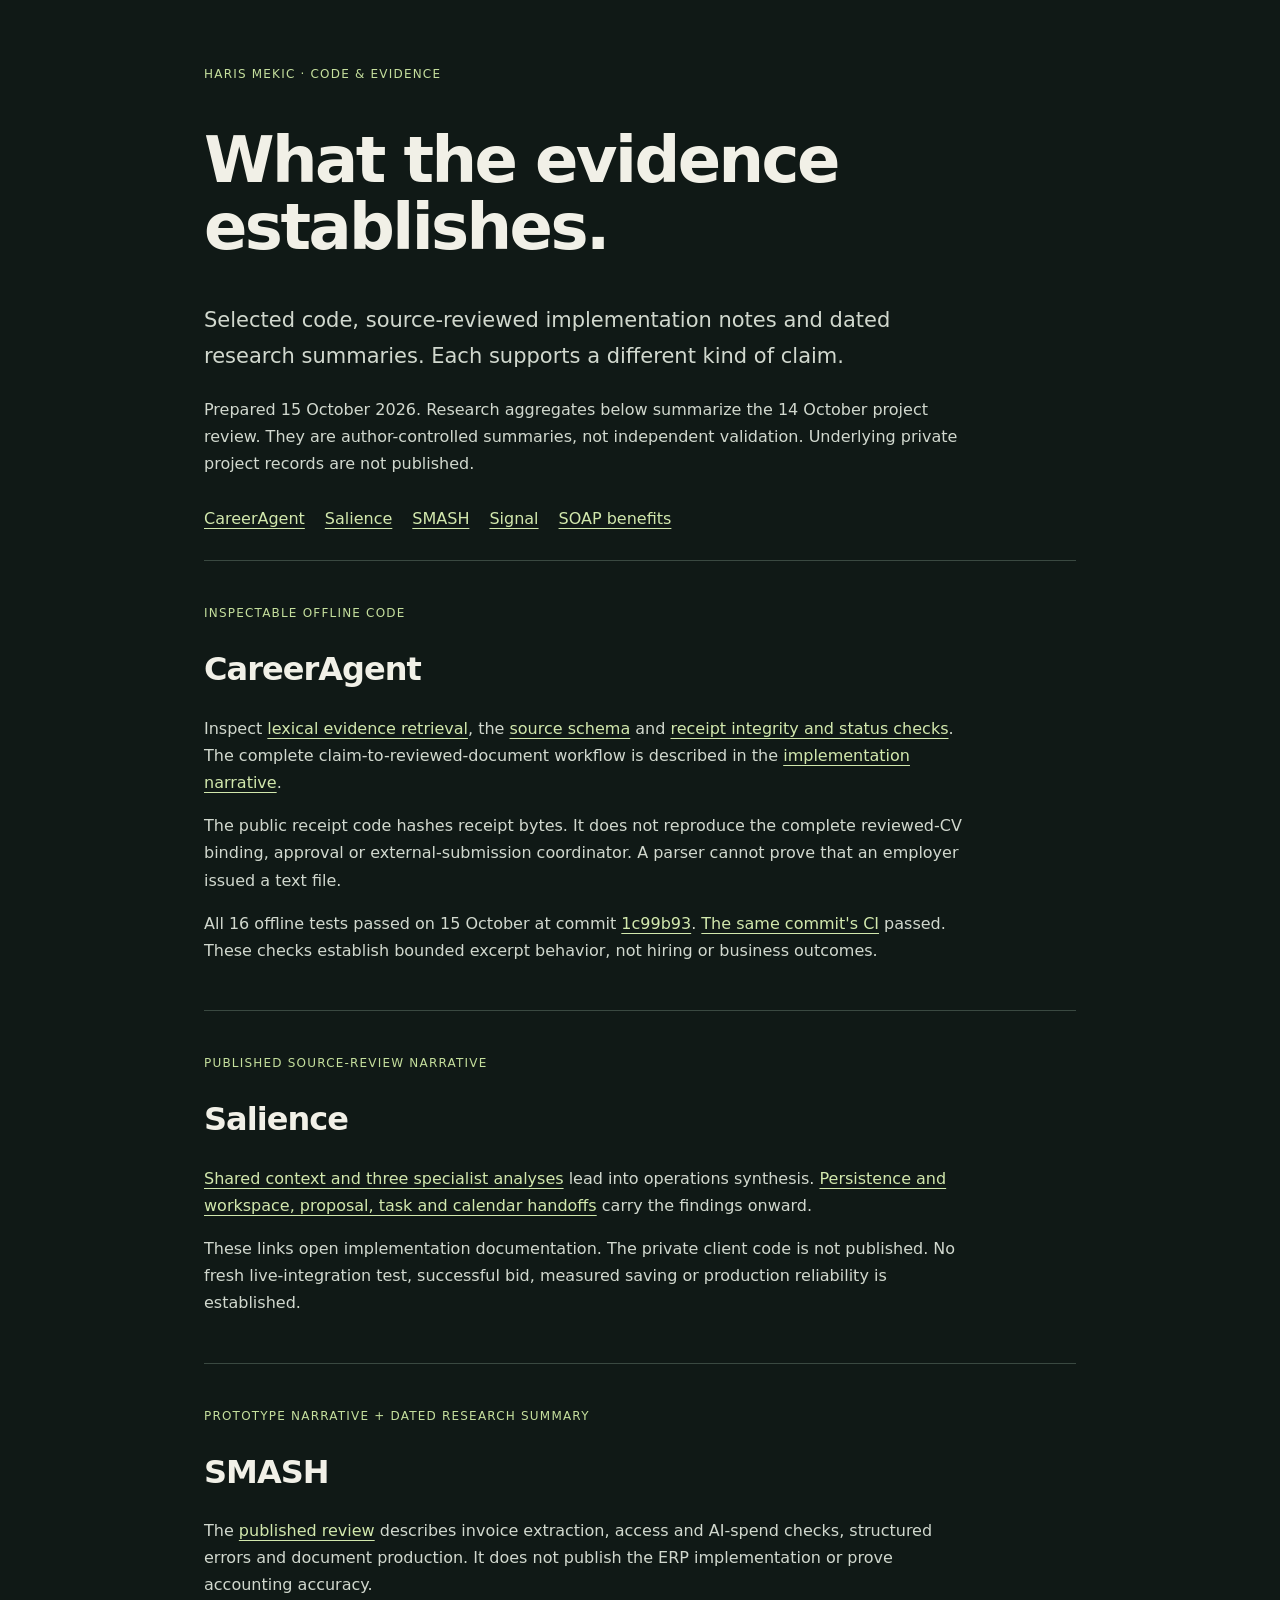
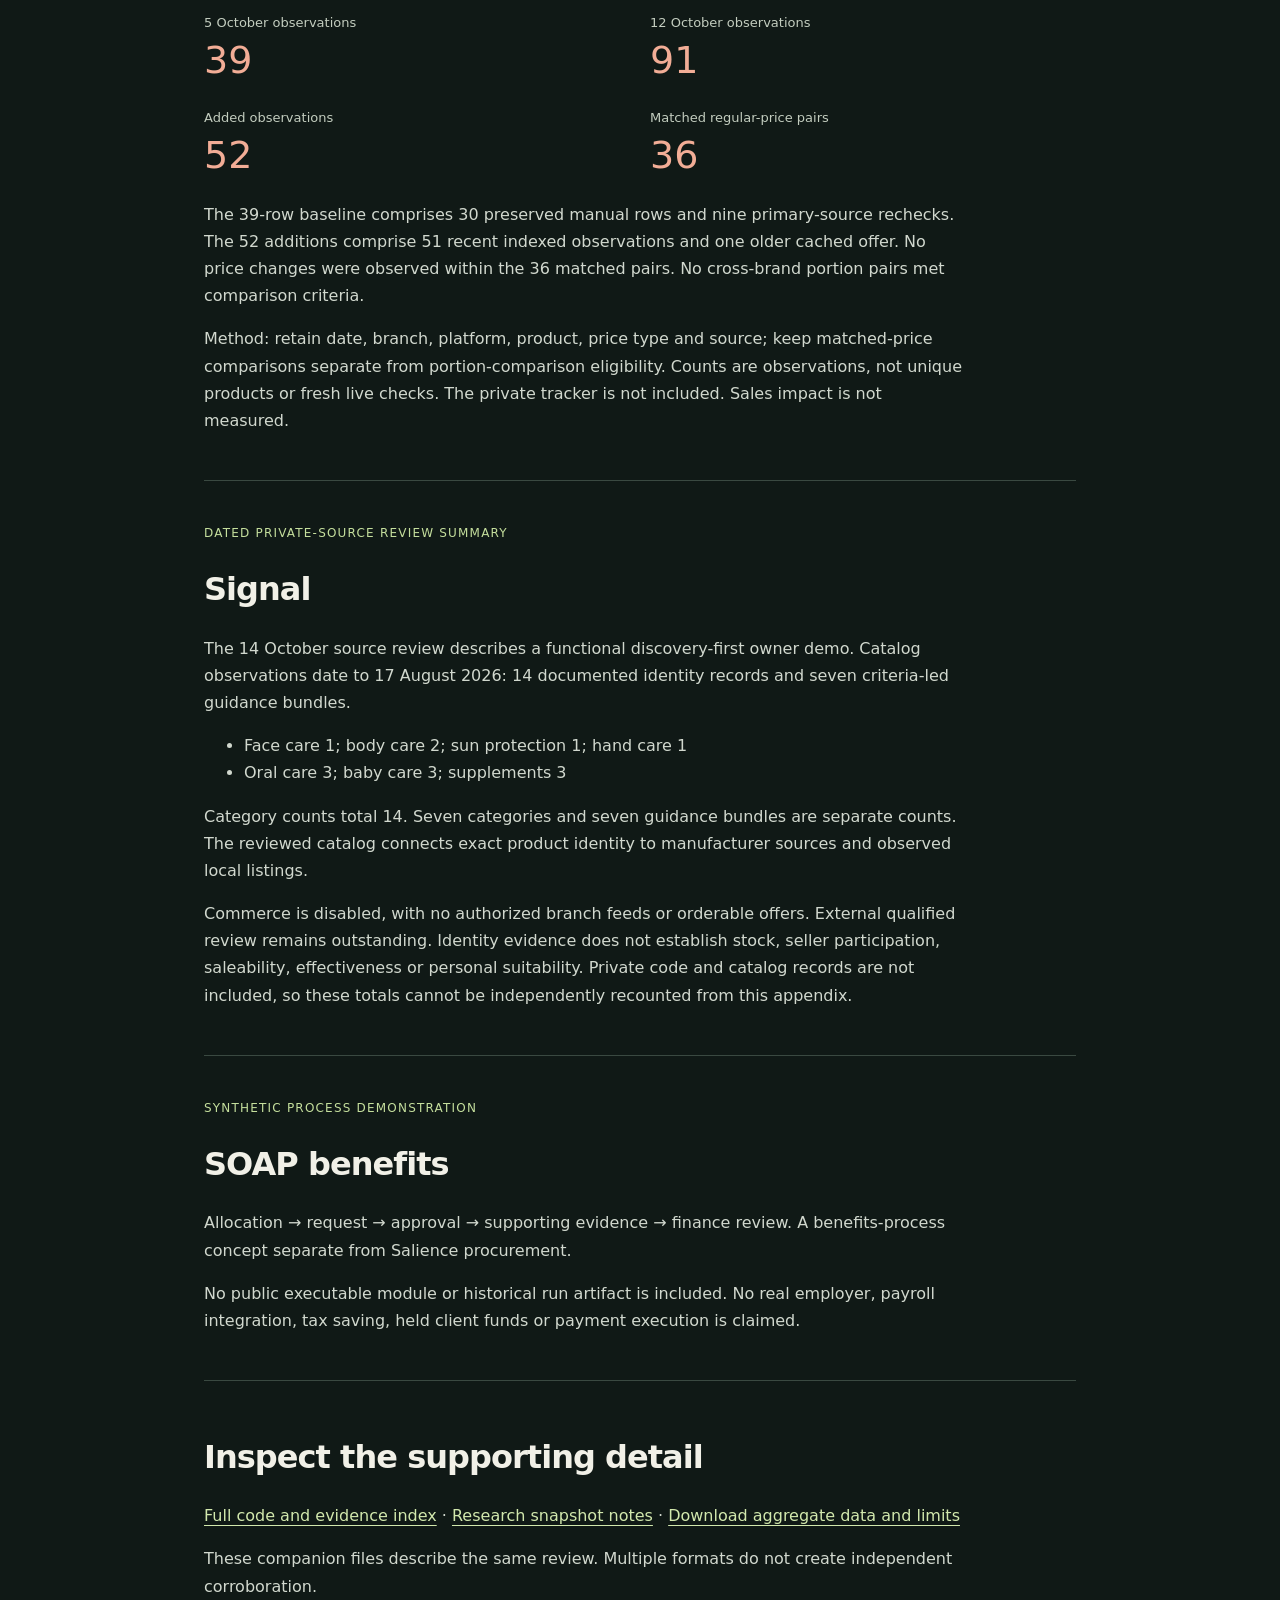
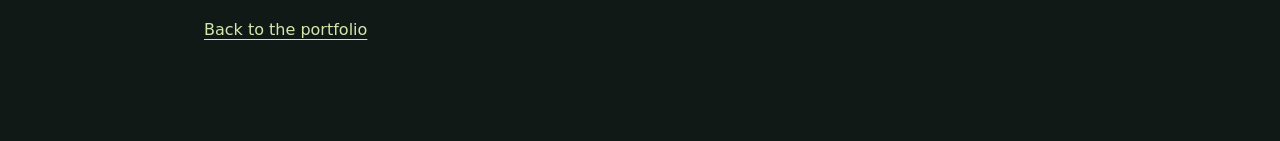
<file: website/evidence.html>
<!doctype html><html lang="en"><head><meta charset="utf-8"><meta name="viewport" content="width=device-width, initial-scale=1"><title>Code &amp; evidence · Haris Mekic</title><style>:root{color-scheme:dark;font-family:system-ui,sans-serif;background:#101916;color:#f1f0e7}*{box-sizing:border-box}body{margin:0}main{max-width:920px;margin:auto;padding:52px 24px}h1{font-size:clamp(36px,7vw,64px);line-height:1.04;letter-spacing:-.04em;font-weight:550;max-width:700px}h2{font-size:32px;letter-spacing:-.03em}p,li{line-height:1.7;max-width:760px;color:#d1d8ce}.lead{font-size:21px}.eyebrow{font-size:12px;text-transform:uppercase;letter-spacing:.1em;color:#c5df9d}a{color:#d2e8ad;text-underline-offset:4px}a:focus-visible{outline:3px solid #f2ad96;outline-offset:4px}nav{display:flex;gap:20px;flex-wrap:wrap;margin:32px 0}section{border-top:1px solid #3a4941;padding:30px 0}dl{display:grid;grid-template-columns:repeat(2,minmax(0,1fr));gap:20px}dt{font-size:13px;color:#c3cdbf}dd{font-size:38px;margin:8px 0;color:#f2ad96}@media(max-width:450px){dl{grid-template-columns:1fr}main{padding:32px 20px}}@media print{:root{color-scheme:light;background:white;color:black}p,li,dt,.eyebrow{color:#333}a,dd{color:#111}}</style></head><body><main><p class="eyebrow">Haris Mekic · Code &amp; evidence</p><h1>What the evidence establishes.</h1><p class="lead">Selected code, source-reviewed implementation notes and dated research summaries. Each supports a different kind of claim.</p><p>Prepared 15 October 2026. Research aggregates below summarize the 14 October project review. They are author-controlled summaries, not independent validation. Underlying private project records are not published.</p><nav aria-label="Evidence projects"><a href="#careeragent">CareerAgent</a><a href="#salience">Salience</a><a href="#smash">SMASH</a><a href="#signal">Signal</a><a href="#soap">SOAP benefits</a></nav><section id="careeragent"><p class="eyebrow">Inspectable offline code</p><h2>CareerAgent</h2><p>Inspect <a href="https://github.com/Haris88m/ai-enablement-workbench/blob/1c99b93014a253fb40898e1f3b18037a4ef2832b/careeragent/evidence.py#L11-L51">lexical evidence retrieval</a>, the <a href="https://github.com/Haris88m/ai-enablement-workbench/blob/1c99b93014a253fb40898e1f3b18037a4ef2832b/careeragent/schema.py#L21-L55">source schema</a> and <a href="https://github.com/Haris88m/ai-enablement-workbench/blob/1c99b93014a253fb40898e1f3b18037a4ef2832b/careeragent/receipts.py#L65-L151">receipt integrity and status checks</a>. The complete claim-to-reviewed-document workflow is described in the <a href="https://github.com/Haris88m/ai-enablement-workbench/blob/1c99b93014a253fb40898e1f3b18037a4ef2832b/website/engineering.json#L388-L440">implementation narrative</a>.</p><p>The public receipt code hashes receipt bytes. It does not reproduce the complete reviewed-CV binding, approval or external-submission coordinator. A parser cannot prove that an employer issued a text file.</p><p>All 16 offline tests passed on 15 October at commit <a href="https://github.com/Haris88m/ai-enablement-workbench/commit/1c99b93014a253fb40898e1f3b18037a4ef2832b">1c99b93</a>. <a href="https://github.com/Haris88m/ai-enablement-workbench/actions/runs/38505420516">The same commit's CI</a> passed. These checks establish bounded excerpt behavior, not hiring or business outcomes.</p></section><section id="salience"><p class="eyebrow">Published source-review narrative</p><h2>Salience</h2><p><a href="https://github.com/Haris88m/ai-enablement-workbench/blob/1c99b93014a253fb40898e1f3b18037a4ef2832b/website/engineering.json#L38-L56">Shared context and three specialist analyses</a> lead into operations synthesis. <a href="https://github.com/Haris88m/ai-enablement-workbench/blob/1c99b93014a253fb40898e1f3b18037a4ef2832b/website/engineering.json#L78-L125">Persistence and workspace, proposal, task and calendar handoffs</a> carry the findings onward.</p><p>These links open implementation documentation. The private client code is not published. No fresh live-integration test, successful bid, measured saving or production reliability is established.</p></section><section id="smash"><p class="eyebrow">Prototype narrative + dated research summary</p><h2>SMASH</h2><p>The <a href="https://github.com/Haris88m/ai-enablement-workbench/blob/1c99b93014a253fb40898e1f3b18037a4ef2832b/website/secondary-cases.json#L3-L38">published review</a> describes invoice extraction, access and AI-spend checks, structured errors and document production. It does not publish the ERP implementation or prove accounting accuracy.</p><dl><div><dt>5 October observations</dt><dd>39</dd></div><div><dt>12 October observations</dt><dd>91</dd></div><div><dt>Added observations</dt><dd>52</dd></div><div><dt>Matched regular-price pairs</dt><dd>36</dd></div></dl><p>The 39-row baseline comprises 30 preserved manual rows and nine primary-source rechecks. The 52 additions comprise 51 recent indexed observations and one older cached offer. No price changes were observed within the 36 matched pairs. No cross-brand portion pairs met comparison criteria.</p><p>Method: retain date, branch, platform, product, price type and source; keep matched-price comparisons separate from portion-comparison eligibility. Counts are observations, not unique products or fresh live checks. The private tracker is not included. Sales impact is not measured.</p></section><section id="signal"><p class="eyebrow">Dated private-source review summary</p><h2>Signal</h2><p>The 14 October source review describes a functional discovery-first owner demo. Catalog observations date to 17 August 2026: 14 documented identity records and seven criteria-led guidance bundles.</p><ul><li>Face care 1; body care 2; sun protection 1; hand care 1</li><li>Oral care 3; baby care 3; supplements 3</li></ul><p>Category counts total 14. Seven categories and seven guidance bundles are separate counts. The reviewed catalog connects exact product identity to manufacturer sources and observed local listings.</p><p>Commerce is disabled, with no authorized branch feeds or orderable offers. External qualified review remains outstanding. Identity evidence does not establish stock, seller participation, saleability, effectiveness or personal suitability. Private code and catalog records are not included, so these totals cannot be independently recounted from this appendix.</p></section><section id="soap"><p class="eyebrow">Synthetic process demonstration</p><h2>SOAP benefits</h2><p>Allocation → request → approval → supporting evidence → finance review. A benefits-process concept separate from Salience procurement.</p><p>No public executable module or historical run artifact is included. No real employer, payroll integration, tax saving, held client funds or payment execution is claimed.</p></section><section><h2>Inspect the supporting detail</h2><p><a href="evidence-index.md">Full code and evidence index</a> · <a href="research-snapshots.md">Research snapshot notes</a> · <a href="evidence-snapshots.json" download>Download aggregate data and limits</a></p><p>These companion files describe the same review. Multiple formats do not create independent corroboration.</p><p><a href="index.html">Back to the portfolio</a></p></section></main></body></html>
</file>
<file: website/style.css>
:root{color-scheme:dark;--bg:#081814;--panel:#10251f;--line:#30463c;--ink:#eef4e8;--muted:#bbc9bc;--accent:#f2ae94;--green:#b7dba1;font-family:Arial,Helvetica,sans-serif}*{box-sizing:border-box}html{scroll-behavior:smooth;scroll-padding-top:100px}body{margin:0;background:var(--bg);color:var(--ink);line-height:1.65}a{color:var(--green);text-underline-offset:5px}button,input{font:inherit}button{cursor:pointer}a:hover,button:hover{color:var(--accent)}:focus-visible{outline:3px solid var(--accent);outline-offset:5px}.ambient{position:fixed;inset:0;background:radial-gradient(ellipse at 75% 20%,#22413255,transparent 55%),url('texture.svg') center/cover;opacity:.28;pointer-events:none;z-index:-1;animation:drift 30s ease-in-out infinite alternate}@keyframes drift{to{transform:scale(1.08) translateY(-2%)}}.skip{position:absolute;top:-100px;left:10px}.skip:focus{top:10px;z-index:100;background:var(--bg)}.topbar{position:sticky;top:0;z-index:10;display:flex;align-items:center;justify-content:space-between;gap:24px;padding:18px max(24px,calc((100vw - 1240px)/2));border-bottom:1px solid var(--line);background:#081814ed;backdrop-filter:blur(14px)}.identity{display:flex;align-items:center;gap:12px;text-decoration:none;color:var(--ink)}.identity strong{font-size:17px}.identity small{display:block;font-size:10px;color:var(--muted)}nav{display:flex;gap:22px;align-items:center;font-size:13px}nav a{text-decoration:none;color:var(--muted)}nav [aria-current]{color:var(--accent)}button{border:1px solid var(--line);background:transparent;color:var(--ink);padding:9px 14px;border-radius:6px}button:disabled{opacity:.35;cursor:default}main{max-width:1240px;margin:auto;padding:0 30px}.hero{padding:72px 0 48px;max-width:950px}.eyebrow{text-transform:uppercase;letter-spacing:.14em;font-size:11px;font-weight:700;color:var(--accent);margin:0 0 16px}h1,h2,h3,h4{line-height:1.12;font-weight:500;letter-spacing:-.035em;margin:0 0 20px}h1{font-size:clamp(40px,5.8vw,78px)}h1 em{font-style:normal;color:var(--green)}h2{font-size:clamp(32px,4vw,52px)}h3{font-size:27px}h4{font-size:18px;margin-top:24px;letter-spacing:-.01em;text-transform:capitalize}p{margin:0 0 18px}.lead{font-size:18px;max-width:800px;color:var(--muted)}.hero-links{display:flex;gap:24px;flex-wrap:wrap;font-size:13px}.section-panel,.investment{padding:40px 0;border-top:1px solid var(--line)}.section-heading{display:grid;grid-template-columns:1fr 1fr;gap:0 60px;margin-bottom:32px}.section-heading .eyebrow{grid-column:1/-1}.section-heading>p:last-child{color:var(--muted);align-self:center}.architecture{background:linear-gradient(120deg,#18332a,#0e211b);border:1px solid #45654f;border-radius:12px;padding:24px;margin-bottom:32px}.architecture-label{font-size:11px;color:var(--muted);margin-bottom:20px}.pipeline{display:grid;grid-template-columns:1fr 24px 1fr 24px 1fr 24px 1fr;align-items:center;gap:12px}.pipeline>div{position:relative;min-height:118px;padding:18px 12px;border:1px solid #789f7140;background:#08181466;border-radius:7px;animation:breathe 6s ease-in-out infinite}.pipeline>div:nth-of-type(2){animation-delay:1.5s}.pipeline>div:nth-of-type(3){animation-delay:3s}.pipeline>div:nth-of-type(4){animation-delay:4.5s}.pipeline span{font-size:11px;color:var(--accent)}.pipeline strong{display:block;font-size:15px;font-weight:500}.pipeline small{display:block;font-size:11px;color:var(--muted)}.pipeline i{height:1px;background:var(--line);position:relative}.pipeline i:after{content:'';position:absolute;width:6px;height:6px;border-radius:50%;background:var(--accent);top:-3px;animation:travel 3s linear infinite}.architecture>p{font-size:12px;color:var(--muted);margin:18px 0 0}@keyframes travel{from{left:0;opacity:0}40%{opacity:1}to{left:100%;opacity:0}}@keyframes breathe{50%{border-color:#b7dba1a0;box-shadow:0 0 18px #b7dba10a}}.case{display:grid;grid-template-columns:42px 1fr;gap:20px;border-bottom:1px solid var(--line);padding:32px 0}.case-number{font-size:12px;color:var(--accent);padding-top:3px}.case>div>p{max-width:940px;color:var(--muted)}.status,.fine,.source{font-size:12px;color:var(--muted)}.process-strip{display:flex;flex-wrap:wrap;gap:10px 22px;font-size:12px;margin:20px 0}.process-strip span{display:flex;gap:8px}.process-strip b{color:var(--accent);font-weight:400}details{border-top:1px solid var(--line);padding:16px 0}summary{cursor:pointer;color:var(--green);font-size:14px}details[open]>summary{margin-bottom:24px}details p,details li{font-size:14px;color:var(--muted)}.case-detail{max-width:950px}ul{padding-left:20px}.maintainer{padding:32px 0;max-width:900px}.maintainer>p{color:var(--muted)}.first-day{max-width:950px}.tool-heading{margin:42px 0 20px;max-width:850px}.tool-heading>p:last-child{color:var(--muted);font-size:14px}.calculator{display:grid;grid-template-columns:1fr 1fr;gap:48px;padding:28px;border:1px solid var(--line);border-radius:12px;background:#10251fb0}.presets{display:flex;gap:8px;flex-wrap:wrap;margin-bottom:22px;font-size:11px}.slider{margin:20px 0}.slider>div{display:flex;justify-content:space-between;gap:14px;font-size:12px}.slider output{white-space:nowrap;color:var(--accent)}input[type=range]{width:100%;accent-color:var(--accent);margin-top:12px}.ev-result{align-self:center}.ev-result>output{display:block;font-size:clamp(30px,4vw,52px);color:var(--green);line-height:1.2;margin-bottom:20px}.formula{font-family:monospace;font-size:12px;color:var(--muted);padding:16px 0;border-top:1px solid var(--line)}.slack-demo{max-width:1000px;border:1px solid var(--line);border-radius:12px;background:var(--panel);padding:26px}.slack-head{display:flex;gap:12px;align-items:center;margin-bottom:14px}.avatar{display:grid;place-items:center;background:#45654f;width:36px;height:36px;border-radius:6px}.slack-head small{display:block;color:var(--muted);font-size:11px}.slack-demo>p{font-size:14px;color:var(--muted)}.simulation-step{border-left:2px solid var(--accent);background:#08181466;padding:20px;margin:24px 0;min-height:170px}.step-label{color:var(--accent);font-size:12px}.simulation-step p{font-size:14px;margin:12px 0 0}.simulation-step dl{font-size:12px}.simulation-step dl>div{display:grid;grid-template-columns:110px 1fr;margin:10px 0}.simulation-step dd{margin:0;color:var(--muted)}.sim-controls{display:flex;align-items:center;gap:12px;flex-wrap:wrap;font-size:12px}.sim-controls output{color:var(--muted)}.plan{display:grid;grid-template-columns:repeat(3,1fr);gap:26px}.plan-period{padding:20px 0;border-top:1px solid var(--line)}.plan-period h3{font-size:23px}.plan-period p{font-size:14px;color:var(--muted)}.runbook{margin-top:20px;max-width:950px}.investment{display:grid;grid-template-columns:1fr 1fr;gap:50px}.investment>div>p:last-child{color:var(--muted)}.payment-records{padding:14px 0}.payment-records strong{color:var(--ink);margin-right:10px}footer{padding:36px 0 60px;border-top:1px solid var(--line);max-width:900px}footer>p{color:var(--muted);font-size:13px}.interest{display:inline-block;background:var(--accent);color:#142119;padding:13px 22px;text-decoration:none;border-radius:5px;font-size:14px;margin-bottom:12px}.interest:hover{color:#142119;background:#ffd3c2}.notice{color:var(--muted)}.enhanced .js-hidden{display:none}[hidden]{display:none!important}
@media(max-width:900px){.topbar{padding:14px 24px;flex-wrap:wrap;gap:12px}nav{gap:18px}.section-heading{gap:0 30px}.pipeline{grid-template-columns:1fr 18px 1fr;gap:12px}.pipeline i:nth-of-type(2){display:none}.pipeline>div:nth-of-type(3){grid-column:1}.pipeline>div:nth-of-type(4){grid-column:3}.plan{grid-template-columns:1fr}.plan-period{padding:24px 0}.calculator{gap:28px}.investment{gap:30px}main{padding:0 24px}}
@media(max-width:600px){main{padding:0 20px}.topbar{padding:12px 20px}.identity small{font-size:9px}nav{width:100%;justify-content:space-between;font-size:11px;gap:8px}nav button{font-size:11px;padding:6px 8px}.hero{padding:40px 0 30px}.lead{font-size:16px}.hero-links{font-size:12px;gap:16px}.section-heading{display:block}.section-heading>p:last-child{font-size:14px}.architecture{padding:18px 14px}.pipeline{gap:8px;grid-template-columns:1fr 12px 1fr}.pipeline>div{padding:12px 8px;min-height:112px}.pipeline strong{font-size:13px}.pipeline small{font-size:10px}.case{grid-template-columns:25px 1fr;gap:10px;padding:26px 0}.case h3{font-size:24px}.case>div>p{font-size:14px}.calculator,.investment{grid-template-columns:1fr;padding:20px;gap:20px}.investment{padding:32px 0}.slider>div{font-size:11px}.slack-demo{padding:18px}.simulation-step{padding:16px}.simulation-step dl>div{grid-template-columns:1fr;gap:6px}.sim-controls button{font-size:11px;padding:7px 9px}.section-panel{padding:30px 0}}
.phase-summary{display:grid;grid-template-columns:repeat(4,1fr);gap:24px;margin:32px 0}.phase-summary article{border-top:1px solid var(--line);padding-top:20px}.phase-summary h3{font-size:21px}.phase-summary article>p:last-child{font-size:13px;color:var(--muted)}@media(max-width:900px){.phase-summary{grid-template-columns:repeat(2,1fr)}}@media(max-width:600px){.phase-summary{grid-template-columns:1fr}}
@media(prefers-reduced-motion:reduce){html{scroll-behavior:auto}*,*:before,*:after{animation:none!important;transition:none!important}}
@media print{body{background:white;color:black}.ambient,.topbar,button,.sim-controls{display:none!important}main{max-width:none;padding:0}.section-panel.js-hidden{display:block!important}.simulation-step[hidden]{display:block!important}details>*{display:block!important}details::details-content{display:block!important;content-visibility:visible!important}h1,h2{font-size:30px}h3{font-size:22px}p,details p,li,.muted{color:black!important}.architecture,.calculator,.slack-demo{background:white;border-color:#999}.plan,.investment{display:block}article{break-inside:avoid}.hero,.section-panel,.investment{padding:20px 0}.identity,.interest,a{color:black!important}}
</file>
